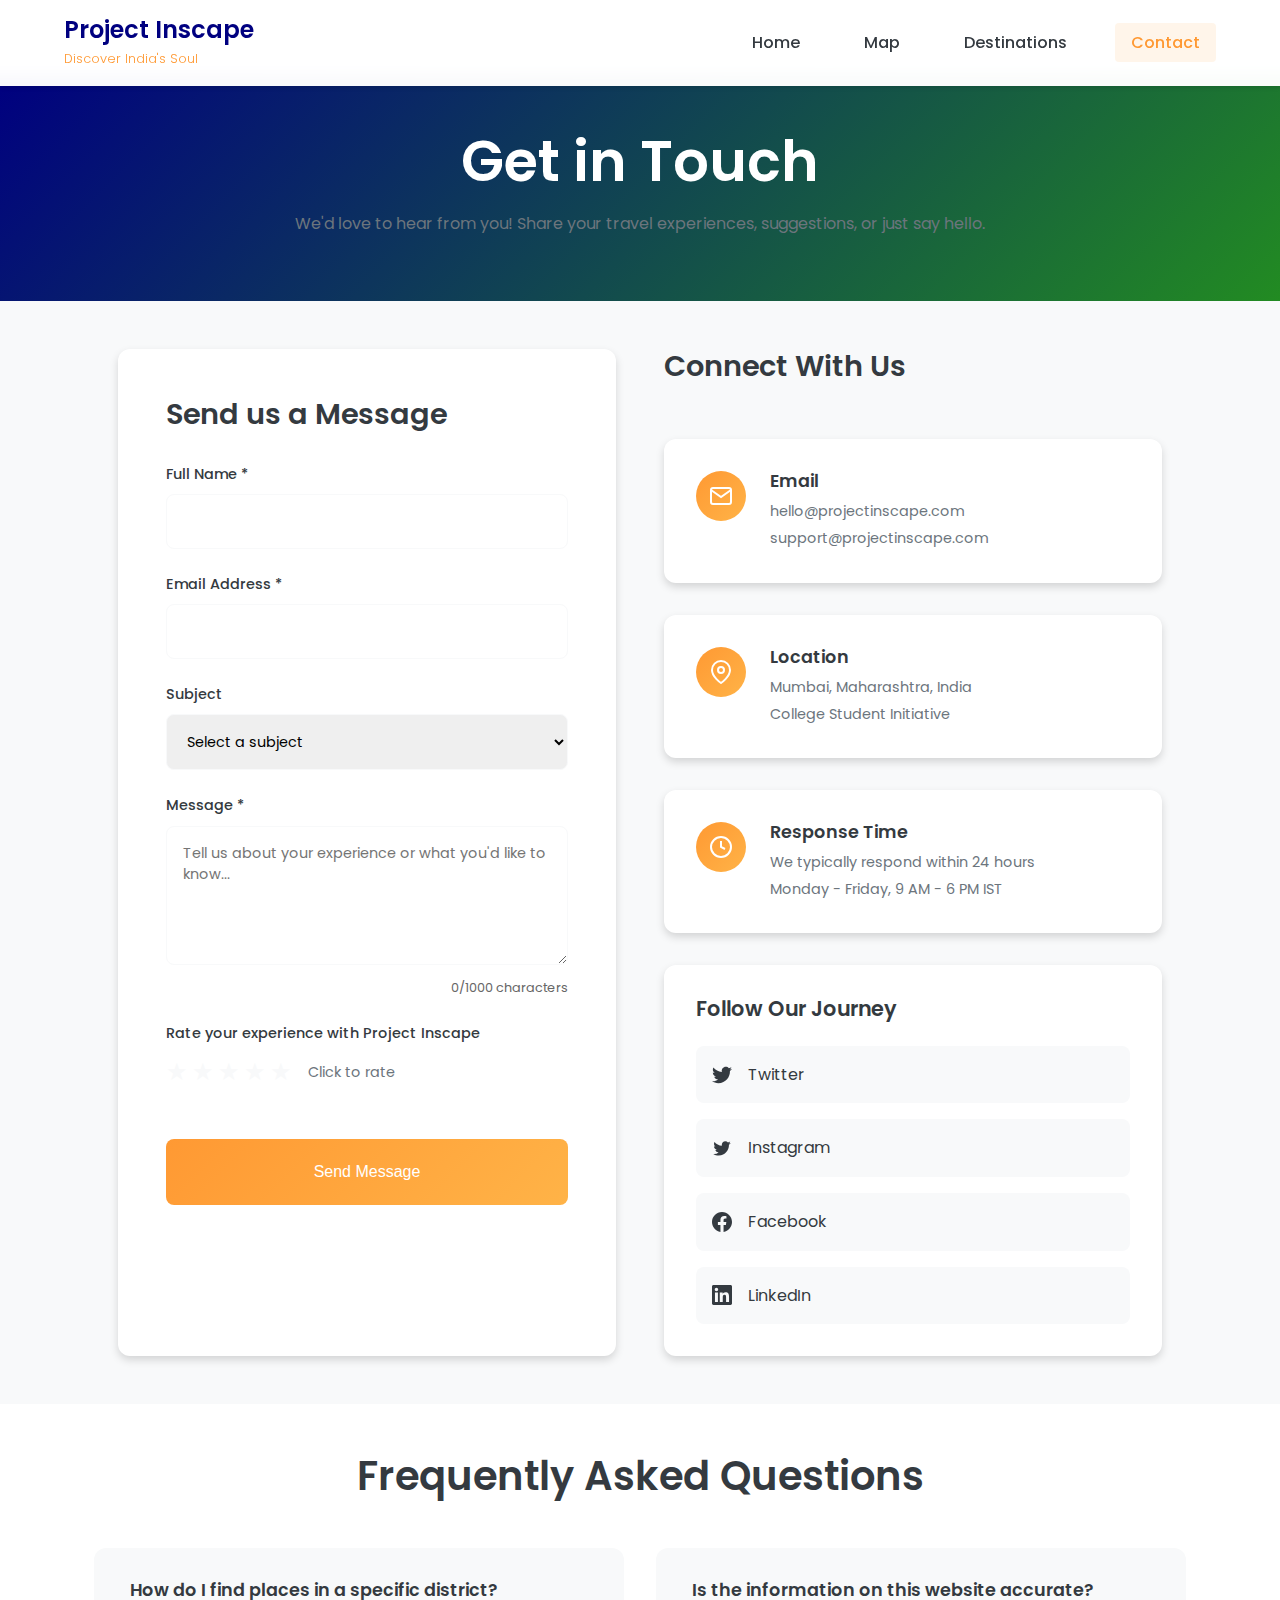
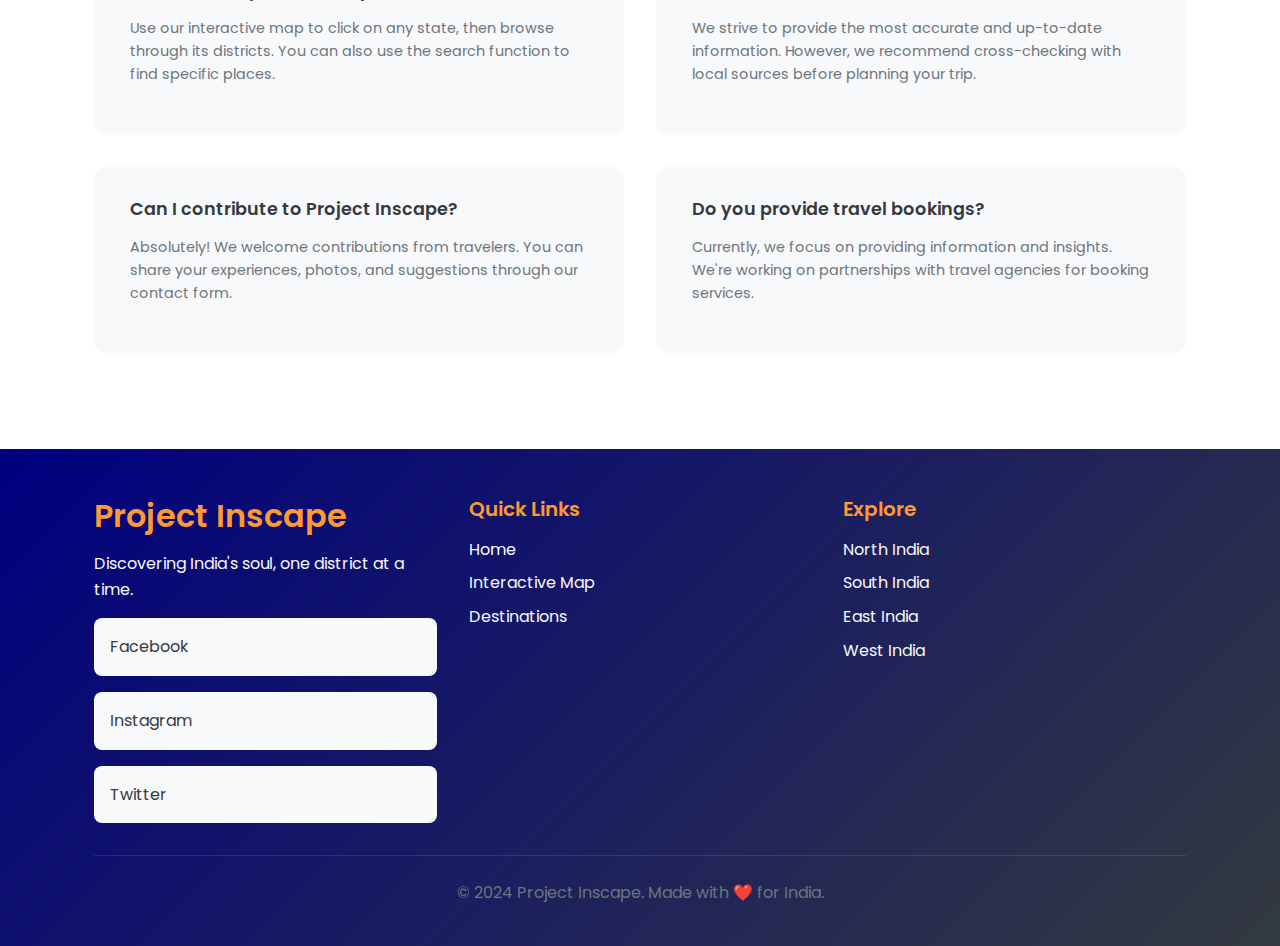
<file: contact.html>
<!DOCTYPE html>
<html lang="en">
<head>
    <meta charset="UTF-8">
    <meta name="viewport" content="width=device-width, initial-scale=1.0">
    <title>Contact Us - Project Inscape</title>
    <link rel="preconnect" href="https://fonts.googleapis.com">
    <link rel="preconnect" href="https://fonts.gstatic.com" crossorigin>
    <link href="https://fonts.googleapis.com/css2?family=Poppins:wght@300;400;500;600;700&family=Mukta:wght@300;400;500;600;700&display=swap" rel="stylesheet">
    <link rel="stylesheet" href="css/style.css">
    <link rel="stylesheet" href="css/contact.css">
    <link rel="stylesheet" href="css/responsive.css">
</head>
<body>
    <!-- Navigation -->
    <nav class="navbar">
        <div class="nav-container">
            <div class="nav-logo">
                <h2>Project Inscape</h2>
                <span class="logo-subtitle">Discover India's Soul</span>
            </div>
            <ul class="nav-menu">
                <li><a href="index.html" class="nav-link">Home</a></li>
                <li><a href="map.html" class="nav-link">Map</a></li>
                <li><a href="state.html" class="nav-link">Destinations</a></li>
                <li><a href="contact.html" class="nav-link active">Contact</a></li>
            </ul>
            <div class="hamburger">
                <span class="bar"></span>
                <span class="bar"></span>
                <span class="bar"></span>
            </div>
        </div>
    </nav>

    <!-- Contact Header -->
    <section class="contact-header">
        <div class="container">
            <h1 class="page-title">Get in Touch</h1>
            <p class="page-subtitle">We'd love to hear from you! Share your travel experiences, suggestions, or just say hello.</p>
        </div>
    </section>

    <!-- Contact Section -->
    <section class="contact-section">
        <div class="container">
            <div class="contact-grid">
                <!-- Contact Form -->
                <div class="contact-form-container">
                    <h2>Send us a Message</h2>
                    <form id="contactForm" class="contact-form">
                        <div class="form-group">
                            <label for="name">Full Name *</label>
                            <input type="text" id="name" name="name" required>
                            <span class="error-message" id="nameError"></span>
                        </div>
                        
                        <div class="form-group">
                            <label for="email">Email Address *</label>
                            <input type="email" id="email" name="email" required>
                            <span class="error-message" id="emailError"></span>
                        </div>
                        
                        <div class="form-group">
                            <label for="subject">Subject</label>
                            <select id="subject" name="subject">
                                <option value="">Select a subject</option>
                                <option value="general">General Inquiry</option>
                                <option value="feedback">Feedback & Suggestions</option>
                                <option value="bug-report">Bug Report</option>
                                <option value="feature-request">Feature Request</option>
                                <option value="partnership">Partnership</option>
                                <option value="other">Other</option>
                            </select>
                        </div>
                        
                        <div class="form-group">
                            <label for="message">Message *</label>
                            <textarea id="message" name="message" rows="5" required placeholder="Tell us about your experience or what you'd like to know..."></textarea>
                            <span class="error-message" id="messageError"></span>
                        </div>
                        
                        <!-- Rating Section -->
                        <div class="form-group">
                            <label>Rate your experience with Project Inscape</label>
                            <div class="rating-container">
                                <div class="stars">
                                    <input type="radio" id="star5" name="rating" value="5">
                                    <label for="star5">★</label>
                                    <input type="radio" id="star4" name="rating" value="4">
                                    <label for="star4">★</label>
                                    <input type="radio" id="star3" name="rating" value="3">
                                    <label for="star3">★</label>
                                    <input type="radio" id="star2" name="rating" value="2">
                                    <label for="star2">★</label>
                                    <input type="radio" id="star1" name="rating" value="1">
                                    <label for="star1">★</label>
                                </div>
                                <span class="rating-text">Click to rate</span>
                            </div>
                        </div>
                        
                        <button type="submit" class="submit-btn">Send Message</button>
                    </form>
                </div>
                
                <!-- Contact Info -->
                <div class="contact-info">
                    <h2>Connect With Us</h2>
                    
                    <div class="info-card">
                        <div class="info-icon">
                            <svg width="24" height="24" viewBox="0 0 24 24" fill="none" stroke="currentColor" stroke-width="2">
                                <path d="M4 4h16c1.1 0 2 .9 2 2v12c0 1.1-.9 2-2 2H4c-1.1 0-2-.9-2-2V6c0-1.1.9-2 2-2z"></path>
                                <polyline points="22,6 12,13 2,6"></polyline>
                            </svg>
                        </div>
                        <div class="info-content">
                            <h3>Email</h3>
                            <p>hello@projectinscape.com</p>
                            <p>support@projectinscape.com</p>
                        </div>
                    </div>
                    
                    <div class="info-card">
                        <div class="info-icon">
                            <svg width="24" height="24" viewBox="0 0 24 24" fill="none" stroke="currentColor" stroke-width="2">
                                <path d="M21 10c0 7-9 13-9 13s-9-6-9-13a9 9 0 0 1 18 0z"></path>
                                <circle cx="12" cy="10" r="3"></circle>
                            </svg>
                        </div>
                        <div class="info-content">
                            <h3>Location</h3>
                            <p>Mumbai, Maharashtra, India</p>
                            <p>College Student Initiative</p>
                        </div>
                    </div>
                    
                    <div class="info-card">
                        <div class="info-icon">
                            <svg width="24" height="24" viewBox="0 0 24 24" fill="none" stroke="currentColor" stroke-width="2">
                                <circle cx="12" cy="12" r="10"></circle>
                                <polyline points="12,6 12,12 16,14"></polyline>
                            </svg>
                        </div>
                        <div class="info-content">
                            <h3>Response Time</h3>
                            <p>We typically respond within 24 hours</p>
                            <p>Monday - Friday, 9 AM - 6 PM IST</p>
                        </div>
                    </div>
                    
                    <!-- Social Media Links -->
                    <div class="social-section">
                        <h3>Follow Our Journey</h3>
                        <div class="social-links">
                            <a href="#" class="social-link">
                                <svg width="20" height="20" viewBox="0 0 24 24" fill="currentColor">
                                    <path d="M24 4.557c-.883.392-1.832.656-2.828.775 1.017-.609 1.798-1.574 2.165-2.724-.951.564-2.005.974-3.127 1.195-.897-.957-2.178-1.555-3.594-1.555-3.179 0-5.515 2.966-4.797 6.045-4.091-.205-7.719-2.165-10.148-5.144-1.29 2.213-.669 5.108 1.523 6.574-.806-.026-1.566-.247-2.229-.616-.054 2.281 1.581 4.415 3.949 4.89-.693.188-1.452.232-2.224.084.626 1.956 2.444 3.379 4.6 3.419-2.07 1.623-4.678 2.348-7.29 2.04 2.179 1.397 4.768 2.212 7.548 2.212 9.142 0 14.307-7.721 13.995-14.646.962-.695 1.797-1.562 2.457-2.549z"/>
                                </svg>
                                Twitter
                            </a>
                            <a href="#" class="social-link">
                                <svg width="20" height="20" viewBox="0 0 24 24" fill="currentColor">
                                    <path d="M22.46 6c-.77.35-1.6.58-2.46.69.88-.53 1.56-1.37 1.88-2.38-.83.5-1.75.85-2.72 1.05C18.37 4.5 17.26 4 16 4c-2.35 0-4.27 1.92-4.27 4.29 0 .34.04.67.11.98C8.28 9.09 5.11 7.38 3 4.79c-.37.63-.58 1.37-.58 2.15 0 1.49.75 2.81 1.91 3.56-.71 0-1.37-.2-1.95-.5v.03c0 2.08 1.48 3.82 3.44 4.21a4.22 4.22 0 0 1-1.93.07 4.28 4.28 0 0 0 4 2.98 8.521 8.521 0 0 1-5.33 1.84c-.34 0-.68-.02-1.02-.06C3.44 20.29 5.7 21 8.12 21 16 21 20.33 14.46 20.33 8.79c0-.19 0-.37-.01-.56.84-.6 1.56-1.36 2.14-2.23z"/>
                                </svg>
                                Instagram
                            </a>
                            <a href="#" class="social-link">
                                <svg width="20" height="20" viewBox="0 0 24 24" fill="currentColor">
                                    <path d="M24 12.073c0-6.627-5.373-12-12-12s-12 5.373-12 12c0 5.99 4.388 10.954 10.125 11.854v-8.385H7.078v-3.47h3.047V9.43c0-3.007 1.792-4.669 4.533-4.669 1.312 0 2.686.235 2.686.235v2.953H15.83c-1.491 0-1.956.925-1.956 1.874v2.25h3.328l-.532 3.47h-2.796v8.385C19.612 23.027 24 18.062 24 12.073z"/>
                                </svg>
                                Facebook
                            </a>
                            <a href="#" class="social-link">
                                <svg width="20" height="20" viewBox="0 0 24 24" fill="currentColor">
                                    <path d="M20.447 20.452h-3.554v-5.569c0-1.328-.027-3.037-1.852-3.037-1.853 0-2.136 1.445-2.136 2.939v5.667H9.351V9h3.414v1.561h.046c.477-.9 1.637-1.85 3.37-1.85 3.601 0 4.267 2.37 4.267 5.455v6.286zM5.337 7.433c-1.144 0-2.063-.926-2.063-2.065 0-1.138.92-2.063 2.063-2.063 1.14 0 2.064.925 2.064 2.063 0 1.139-.925 2.065-2.064 2.065zm1.782 13.019H3.555V9h3.564v11.452zM22.225 0H1.771C.792 0 0 .774 0 1.729v20.542C0 23.227.792 24 1.771 24h20.451C23.2 24 24 23.227 24 22.271V1.729C24 .774 23.2 0 22.222 0h.003z"/>
                                </svg>
                                LinkedIn
                            </a>
                        </div>
                    </div>
                </div>
            </div>
        </div>
    </section>

    <!-- FAQ Section -->
    <section class="faq-section">
        <div class="container">
            <h2 class="section-title">Frequently Asked Questions</h2>
            <div class="faq-grid">
                <div class="faq-item">
                    <h3>How do I find places in a specific district?</h3>
                    <p>Use our interactive map to click on any state, then browse through its districts. You can also use the search function to find specific places.</p>
                </div>
                
                <div class="faq-item">
                    <h3>Is the information on this website accurate?</h3>
                    <p>We strive to provide the most accurate and up-to-date information. However, we recommend cross-checking with local sources before planning your trip.</p>
                </div>
                
                <div class="faq-item">
                    <h3>Can I contribute to Project Inscape?</h3>
                    <p>Absolutely! We welcome contributions from travelers. You can share your experiences, photos, and suggestions through our contact form.</p>
                </div>
                
                <div class="faq-item">
                    <h3>Do you provide travel bookings?</h3>
                    <p>Currently, we focus on providing information and insights. We're working on partnerships with travel agencies for booking services.</p>
                </div>
            </div>
        </div>
    </section>

    <!-- Footer -->
    <footer class="footer">
        <div class="container">
            <div class="footer-content">
                <div class="footer-section">
                    <h3>Project Inscape</h3>
                    <p>Discovering India's soul, one district at a time.</p>
                    <div class="social-links">
                        <a href="#" class="social-link">Facebook</a>
                        <a href="#" class="social-link">Instagram</a>
                        <a href="#" class="social-link">Twitter</a>
                    </div>
                </div>
                <div class="footer-section">
                    <h4>Quick Links</h4>
                    <ul>
                        <li><a href="index.html">Home</a></li>
                        <li><a href="map.html">Interactive Map</a></li>
                        <li><a href="state.html">Destinations</a></li>
                    </ul>
                </div>
                <div class="footer-section">
                    <h4>Explore</h4>
                    <ul>
                        <li><a href="#">North India</a></li>
                        <li><a href="#">South India</a></li>
                        <li><a href="#">East India</a></li>
                        <li><a href="#">West India</a></li>
                    </ul>
                </div>
            </div>
            <div class="footer-bottom">
                <p>&copy; 2024 Project Inscape. Made with ❤️ for India.</p>
            </div>
        </div>
    </footer>

    <script src="js/main.js"></script>
    <script src="js/contact.js"></script>
</body>
</html>
</file>
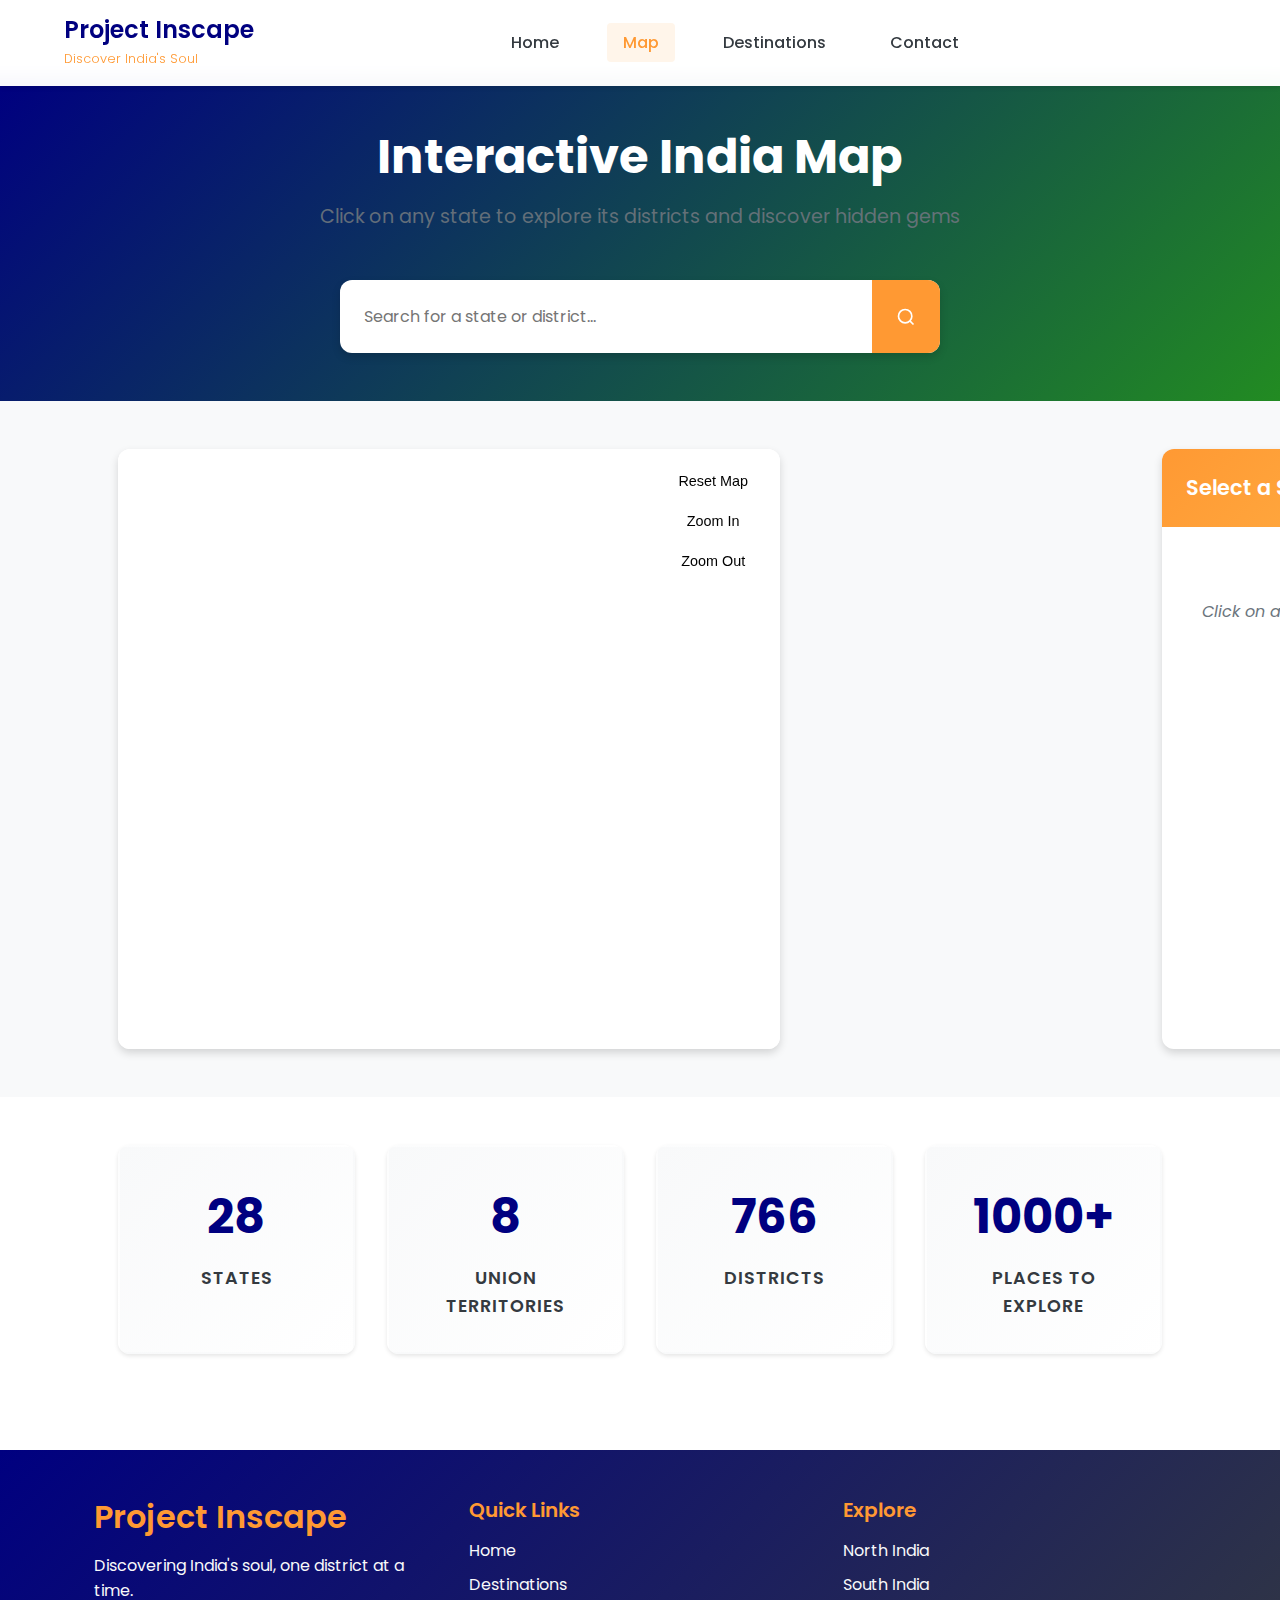
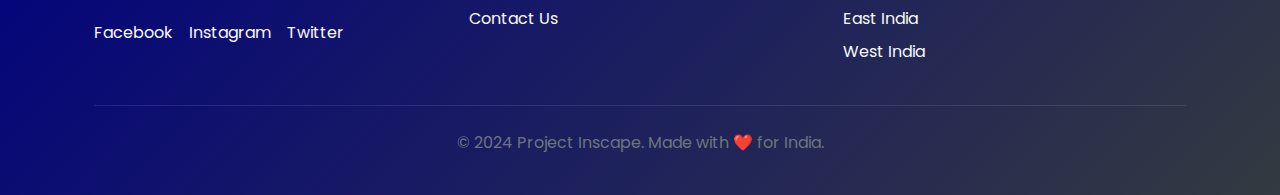
<file: map.html>
<!DOCTYPE html>
<html lang="en">
<head>
    <meta charset="UTF-8">
    <meta name="viewport" content="width=device-width, initial-scale=1.0">
    <title>Interactive Map - Project Inscape</title>
    <link rel="preconnect" href="https://fonts.googleapis.com">
    <link rel="preconnect" href="https://fonts.gstatic.com" crossorigin>
    <link href="https://fonts.googleapis.com/css2?family=Poppins:wght@300;400;500;600;700&family=Mukta:wght@300;400;500;600;700&display=swap" rel="stylesheet">
    <link rel="stylesheet" href="css/style.css">
    <link rel="stylesheet" href="css/map.css">
    <link rel="stylesheet" href="css/responsive.css">
</head>
<body>
    <!-- Navigation -->
    <nav class="navbar">
        <div class="nav-container">
            <div class="nav-logo">
                <h2>Project Inscape</h2>
                <span class="logo-subtitle">Discover India's Soul</span>
            </div>
            <ul class="nav-menu">
                <li><a href="index.html" class="nav-link">Home</a></li>
                <li><a href="map.html" class="nav-link active">Map</a></li>
                <li><a href="state.html" class="nav-link">Destinations</a></li>
                <li><a href="contact.html" class="nav-link">Contact</a></li>
            </ul>
            <div class="nav-toggle">
                <span class="bar"></span>
                <span class="bar"></span>
                <span class="bar"></span>
            </div>
        </div>
    </nav>

    <!-- Map Header -->
    <section class="map-header">
        <div class="container">
            <h1 class="page-title">Interactive India Map</h1>
            <p class="page-subtitle">Click on any state to explore its districts and discover hidden gems</p>
            
            <!-- Search Bar -->
            <div class="map-search-container">
                <form class="search-form">
                    <div class="search-box">
                        <input type="text" class="search-input" placeholder="Search for a state or district...">
                        <button type="submit" class="search-btn">
                            <svg width="20" height="20" viewBox="0 0 24 24" fill="none" stroke="currentColor" stroke-width="2">
                                <circle cx="11" cy="11" r="8"></circle>
                                <path d="m21 21-4.35-4.35"></path>
                            </svg>
                        </button>
                    </div>
                    <div class="search-results"></div>
                </form>
            </div>
        </div>
    </section>

    <!-- Map Section -->
    <section class="map-section">
        <div class="container">
            <div class="map-container">
                <div class="map-wrapper">
                    <!-- Interactive India Map -->
                    <div id="indiaMap" class="india-map">
                        <!-- States will be populated by JavaScript -->
                    </div>
                    
                    <!-- Map Controls -->
                    <div class="map-controls">
                        <button id="resetMap" class="map-btn">Reset Map</button>
                        <button id="zoomIn" class="map-btn">Zoom In</button>
                        <button id="zoomOut" class="map-btn">Zoom Out</button>
                    </div>
                </div>
                
                <!-- District Info Panel -->
                <div id="districtPanel" class="district-panel">
                    <div class="panel-header">
                        <h3 id="selectedState">Select a State</h3>
                        <button id="closePanel" class="close-btn">&times;</button>
                    </div>
                    <div class="panel-content">
                        <div id="districtList" class="district-list">
                            <p class="placeholder-text">Click on a state to see its districts</p>
                        </div>
                    </div>
                </div>
            </div>
        </div>
    </section>

    <!-- Quick Stats -->
    <section class="stats-section">
        <div class="container">
            <div class="stats-grid">
                <div class="stat-card">
                    <div class="stat-number">28</div>
                    <div class="stat-label">States</div>
                </div>
                <div class="stat-card">
                    <div class="stat-number">8</div>
                    <div class="stat-label">Union Territories</div>
                </div>
                <div class="stat-card">
                    <div class="stat-number">766</div>
                    <div class="stat-label">Districts</div>
                </div>
                <div class="stat-card">
                    <div class="stat-number">1000+</div>
                    <div class="stat-label">Places to Explore</div>
                </div>
            </div>
        </div>
    </section>

    <!-- Footer -->
    <footer class="footer">
        <div class="container">
            <div class="footer-content">
                <div class="footer-section">
                    <h3>Project Inscape</h3>
                    <p>Discovering India's soul, one district at a time.</p>
                    <div class="social-links">
                        <a href="#" class="social-link">Facebook</a>
                        <a href="#" class="social-link">Instagram</a>
                        <a href="#" class="social-link">Twitter</a>
                    </div>
                </div>
                <div class="footer-section">
                    <h4>Quick Links</h4>
                    <ul>
                        <li><a href="index.html">Home</a></li>
                        <li><a href="state.html">Destinations</a></li>
                        <li><a href="contact.html">Contact Us</a></li>
                    </ul>
                </div>
                <div class="footer-section">
                    <h4>Explore</h4>
                    <ul>
                        <li><a href="#">North India</a></li>
                        <li><a href="#">South India</a></li>
                        <li><a href="#">East India</a></li>
                        <li><a href="#">West India</a></li>
                    </ul>
                </div>
            </div>
            <div class="footer-bottom">
                <p>&copy; 2024 Project Inscape. Made with ❤️ for India.</p>
            </div>
        </div>
    </footer>

    <!-- Scripts -->
    <script src="js/api.js"></script>
    <script src="js/main.js"></script>
    <script src="js/map.js"></script>
</body>
</html>
</file>
<file: css/style.css>
/* ===== GLOBAL STYLES ===== */
:root {
    /* Color Palette - Indian Theme */
    --saffron: #FF9933;
    --indigo: #000080;
    --marigold: #FFB347;
    --forest-green: #228B22;
    --terracotta: #E2725B;
    --cream: #FFFDD0;
    --deep-red: #8B0000;
    --gold: #FFD700;
    
    /* Neutral Colors */
    --white: #FFFFFF;
    --light-gray: #F8F9FA;
    --gray: #6C757D;
    --dark-gray: #343A40;
    --black: #000000;
    
    /* Typography */
    --font-primary: 'Poppins', sans-serif;
    --font-secondary: 'Mukta', sans-serif;
    
    /* Spacing */
    --spacing-xs: 0.25rem;
    --spacing-sm: 0.5rem;
    --spacing-md: 1rem;
    --spacing-lg: 1.5rem;
    --spacing-xl: 2rem;
    --spacing-xxl: 3rem;
    
    /* Border Radius */
    --radius-sm: 4px;
    --radius-md: 8px;
    --radius-lg: 12px;
    --radius-xl: 16px;
    
    /* Shadows */
    --shadow-sm: 0 2px 4px rgba(0, 0, 0, 0.1);
    --shadow-md: 0 4px 8px rgba(0, 0, 0, 0.15);
    --shadow-lg: 0 8px 16px rgba(0, 0, 0, 0.2);
    --shadow-xl: 0 12px 24px rgba(0, 0, 0, 0.25);
    
    /* Transitions */
    --transition-fast: 0.2s ease;
    --transition-normal: 0.3s ease;
    --transition-slow: 0.5s ease;
}

/* Reset and Base Styles */
* {
    margin: 0;
    padding: 0;
    box-sizing: border-box;
}

html {
    scroll-behavior: smooth;
}

body {
    font-family: var(--font-primary);
    line-height: 1.6;
    color: var(--dark-gray);
    background-color: var(--white);
    overflow-x: hidden;
}

/* Typography */
h1, h2, h3, h4, h5, h6 {
    font-family: var(--font-primary);
    font-weight: 600;
    line-height: 1.2;
    margin-bottom: var(--spacing-md);
}

h1 { font-size: 2.5rem; }
h2 { font-size: 2rem; }
h3 { font-size: 1.5rem; }
h4 { font-size: 1.25rem; }
h5 { font-size: 1.1rem; }
h6 { font-size: 1rem; }

p {
    margin-bottom: var(--spacing-md);
    color: var(--gray);
}

a {
    color: var(--indigo);
    text-decoration: none;
    transition: color var(--transition-fast);
}

a:hover {
    color: var(--saffron);
}

/* Container */
.container {
    max-width: 1200px;
    margin: 0 auto;
    padding: 0 var(--spacing-lg);
}

/* Buttons */
.btn {
    display: inline-block;
    padding: var(--spacing-md) var(--spacing-xl);
    background: linear-gradient(135deg, var(--saffron), var(--marigold));
    color: var(--white);
    border: none;
    border-radius: var(--radius-md);
    font-family: var(--font-primary);
    font-weight: 500;
    font-size: 1rem;
    cursor: pointer;
    transition: all var(--transition-normal);
    text-align: center;
    text-decoration: none;
    box-shadow: var(--shadow-sm);
}

.btn:hover {
    transform: translateY(-2px);
    box-shadow: var(--shadow-md);
    color: var(--white);
}

.btn-secondary {
    background: linear-gradient(135deg, var(--indigo), var(--forest-green));
}

.btn-outline {
    background: transparent;
    border: 2px solid var(--saffron);
    color: var(--saffron);
}

.btn-outline:hover {
    background: var(--saffron);
    color: var(--white);
}

/* Navigation */
.navbar {
    position: fixed;
    top: 0;
    width: 100%;
    background: rgba(255, 255, 255, 0.95);
    backdrop-filter: blur(10px);
    z-index: 1000;
    padding: var(--spacing-md) 0;
    transition: all var(--transition-normal);
    box-shadow: var(--shadow-sm);
}

.nav-container {
    max-width: 1200px;
    margin: 0 auto;
    padding: 0 var(--spacing-lg);
    display: flex;
    justify-content: space-between;
    align-items: center;
}

.nav-logo h2 {
    color: var(--indigo);
    margin-bottom: 0;
    font-size: 1.5rem;
}

.logo-subtitle {
    font-size: 0.8rem;
    color: var(--saffron);
    font-weight: 300;
}

.nav-menu {
    display: flex;
    list-style: none;
    gap: var(--spacing-xl);
}

.nav-link {
    color: var(--dark-gray);
    font-weight: 500;
    padding: var(--spacing-sm) var(--spacing-md);
    border-radius: var(--radius-sm);
    transition: all var(--transition-fast);
}

.nav-link:hover,
.nav-link.active {
    color: var(--saffron);
    background-color: rgba(255, 153, 51, 0.1);
}

.hamburger {
    display: none;
    flex-direction: column;
    cursor: pointer;
}

.bar {
    width: 25px;
    height: 3px;
    background-color: var(--dark-gray);
    margin: 3px 0;
    transition: var(--transition-fast);
}

/* Search Box */
.search-container {
    position: relative;
    max-width: 500px;
    margin: 0 auto;
}

.search-box {
    display: flex;
    background: var(--white);
    border-radius: var(--radius-lg);
    overflow: hidden;
    box-shadow: var(--shadow-md);
}

.search-box input {
    flex: 1;
    padding: var(--spacing-lg);
    border: none;
    outline: none;
    font-size: 1rem;
    font-family: var(--font-primary);
}

.search-btn {
    padding: var(--spacing-lg);
    background: var(--saffron);
    border: none;
    color: var(--white);
    cursor: pointer;
    transition: background var(--transition-fast);
}

.search-btn:hover {
    background: var(--marigold);
}

.search-suggestions {
    position: absolute;
    top: 100%;
    left: 0;
    right: 0;
    background: var(--white);
    border-radius: var(--radius-md);
    box-shadow: var(--shadow-lg);
    max-height: 300px;
    overflow-y: auto;
    z-index: 1000;
    display: none;
}

.suggestion-item {
    padding: var(--spacing-md);
    cursor: pointer;
    border-bottom: 1px solid var(--light-gray);
    transition: background var(--transition-fast);
}

.suggestion-item:hover {
    background: var(--light-gray);
}

.suggestion-item:last-child {
    border-bottom: none;
}

/* Search Results */
.search-results {
    position: absolute;
    top: 100%;
    left: 0;
    right: 0;
    background: var(--white);
    border-radius: var(--radius-md);
    box-shadow: var(--shadow-lg);
    max-height: 400px;
    overflow-y: auto;
    z-index: 1000;
    display: none;
    margin-top: var(--spacing-sm);
}

.search-result-item {
    display: flex;
    align-items: center;
    padding: var(--spacing-md);
    cursor: pointer;
    transition: background var(--transition-fast);
    border-bottom: 1px solid var(--light-gray);
}

.search-result-item:last-child {
    border-bottom: none;
}

.search-result-item:hover {
    background: var(--light-gray);
}

.search-result-icon {
    font-size: 1.2rem;
    margin-right: var(--spacing-md);
    width: 30px;
    text-align: center;
}

.search-result-content {
    flex: 1;
}

.search-result-title {
    font-weight: 600;
    color: var(--dark-gray);
    margin-bottom: var(--spacing-xs);
}

.search-result-subtitle {
    font-size: 0.9rem;
    color: var(--gray);
}

.search-loading,
.search-no-results,
.search-error {
    padding: var(--spacing-lg);
    text-align: center;
    color: var(--gray);
    font-style: italic;
}

.search-error {
    color: var(--error);
}

/* Show More Button */
.search-show-more {
    padding: var(--spacing-md);
    text-align: center;
    border-top: 1px solid var(--light-gray);
}

.show-more-btn {
    background: var(--indigo);
    color: var(--white);
    border: none;
    padding: var(--spacing-sm) var(--spacing-lg);
    border-radius: var(--radius-md);
    font-size: 0.9rem;
    font-weight: 500;
    cursor: pointer;
    transition: all var(--transition-fast);
}

.show-more-btn:hover {
    background: var(--forest-green);
    transform: translateY(-1px);
}

/* Cards */
.card {
    background: var(--white);
    border-radius: var(--radius-lg);
    overflow: hidden;
    box-shadow: var(--shadow-md);
    transition: all var(--transition-normal);
}

.card:hover {
    transform: translateY(-5px);
    box-shadow: var(--shadow-xl);
}

.card-image {
    position: relative;
    overflow: hidden;
    height: 200px;
}

.card-image img {
    width: 100%;
    height: 100%;
    object-fit: cover;
    transition: transform var(--transition-normal);
}

.card:hover .card-image img {
    transform: scale(1.1);
}

.card-overlay {
    position: absolute;
    top: var(--spacing-md);
    right: var(--spacing-md);
}

.card-tag {
    background: var(--saffron);
    color: var(--white);
    padding: var(--spacing-xs) var(--spacing-md);
    border-radius: var(--radius-sm);
    font-size: 0.8rem;
    font-weight: 500;
}

.card-content {
    padding: var(--spacing-lg);
}

.card-content h3 {
    color: var(--dark-gray);
    margin-bottom: var(--spacing-sm);
}

.card-content p {
    color: var(--gray);
    margin-bottom: var(--spacing-lg);
}

.card-btn {
    display: inline-block;
    padding: var(--spacing-sm) var(--spacing-lg);
    background: var(--indigo);
    color: var(--white);
    border-radius: var(--radius-sm);
    font-size: 0.9rem;
    font-weight: 500;
    transition: all var(--transition-fast);
}

.card-btn:hover {
    background: var(--saffron);
    color: var(--white);
}

/* Sections */
.section-title {
    text-align: center;
    color: var(--dark-gray);
    margin-bottom: var(--spacing-sm);
    font-size: 2.5rem;
    font-weight: 600;
}

.section-subtitle {
    text-align: center;
    color: var(--gray);
    margin-bottom: var(--spacing-xxl);
    font-size: 1.1rem;
}

/* Footer */
.footer {
    background: linear-gradient(135deg, var(--indigo), var(--dark-gray));
    color: var(--white);
    padding: var(--spacing-xxl) 0 var(--spacing-lg);
    margin-top: var(--spacing-xxl);
}

.footer-content {
    display: grid;
    grid-template-columns: repeat(auto-fit, minmax(250px, 1fr));
    gap: var(--spacing-xl);
    margin-bottom: var(--spacing-xl);
}

.footer-section h3,
.footer-section h4 {
    color: var(--saffron);
    margin-bottom: var(--spacing-md);
}

.footer-section p {
    color: var(--light-gray);
    margin-bottom: var(--spacing-md);
}

.footer-section ul {
    list-style: none;
}

.footer-section ul li {
    margin-bottom: var(--spacing-sm);
}

.footer-section ul li a {
    color: var(--light-gray);
    transition: color var(--transition-fast);
}

.footer-section ul li a:hover {
    color: var(--saffron);
}

.social-links {
    display: flex;
    gap: var(--spacing-md);
    margin-top: var(--spacing-md);
}

.social-link {
    color: var(--light-gray);
    transition: color var(--transition-fast);
}

.social-link:hover {
    color: var(--saffron);
}

.footer-bottom {
    text-align: center;
    padding-top: var(--spacing-lg);
    border-top: 1px solid rgba(255, 255, 255, 0.1);
    color: var(--light-gray);
}

/* Loading Spinner */
.loading-spinner {
    width: 40px;
    height: 40px;
    border: 4px solid var(--light-gray);
    border-top: 4px solid var(--saffron);
    border-radius: 50%;
    animation: spin 1s linear infinite;
    margin: 0 auto var(--spacing-md);
}

@keyframes spin {
    0% { transform: rotate(0deg); }
    100% { transform: rotate(360deg); }
}

/* Utility Classes */
.text-center { text-align: center; }
.text-left { text-align: left; }
.text-right { text-align: right; }

.mb-0 { margin-bottom: 0; }
.mb-1 { margin-bottom: var(--spacing-sm); }
.mb-2 { margin-bottom: var(--spacing-md); }
.mb-3 { margin-bottom: var(--spacing-lg); }
.mb-4 { margin-bottom: var(--spacing-xl); }

.mt-0 { margin-top: 0; }
.mt-1 { margin-top: var(--spacing-sm); }
.mt-2 { margin-top: var(--spacing-md); }
.mt-3 { margin-top: var(--spacing-lg); }
.mt-4 { margin-top: var(--spacing-xl); }

.hidden { display: none; }
.visible { display: block; }

/* Scrollbar Styling */
::-webkit-scrollbar {
    width: 8px;
}

::-webkit-scrollbar-track {
    background: var(--light-gray);
}

::-webkit-scrollbar-thumb {
    background: var(--saffron);
    border-radius: var(--radius-sm);
}

::-webkit-scrollbar-thumb:hover {
    background: var(--marigold);
}
</file>
<file: css/contact.css>
/* ===== CONTACT PAGE STYLES ===== */

/* Contact Header */
.contact-header {
    background: linear-gradient(135deg, var(--indigo), var(--forest-green));
    color: var(--white);
    padding: var(--spacing-xxl) 0;
    margin-top: 80px;
    text-align: center;
}

/* Contact Section */
.contact-section {
    padding: var(--spacing-xxl) 0;
    background: var(--light-gray);
}

.contact-grid {
    display: grid;
    grid-template-columns: 1fr 1fr;
    gap: var(--spacing-xxl);
    max-width: 1200px;
    margin: 0 auto;
    padding: 0 var(--spacing-lg);
}

/* Contact Form */
.contact-form-container {
    background: var(--white);
    padding: var(--spacing-xxl);
    border-radius: var(--radius-lg);
    box-shadow: var(--shadow-md);
}

.contact-form-container h2 {
    color: var(--dark-gray);
    margin-bottom: var(--spacing-xl);
    font-size: 1.8rem;
}

.contact-form {
    display: flex;
    flex-direction: column;
    gap: var(--spacing-lg);
}

.form-group {
    display: flex;
    flex-direction: column;
    gap: var(--spacing-sm);
}

.form-group label {
    font-weight: 500;
    color: var(--dark-gray);
    font-size: 0.9rem;
}

.form-group input,
.form-group select,
.form-group textarea {
    padding: var(--spacing-md);
    border: 1px solid var(--light-gray);
    border-radius: var(--radius-md);
    font-family: var(--font-primary);
    font-size: 0.9rem;
    transition: all var(--transition-fast);
}

.form-group input:focus,
.form-group select:focus,
.form-group textarea:focus {
    outline: none;
    border-color: var(--saffron);
    box-shadow: 0 0 0 3px rgba(255, 153, 51, 0.1);
}

.form-group textarea {
    resize: vertical;
    min-height: 120px;
}

.error-message {
    color: var(--deep-red);
    font-size: 0.8rem;
    margin-top: var(--spacing-xs);
    display: none;
}

.error-message.show {
    display: block;
}

/* Rating System */
.rating-container {
    display: flex;
    align-items: center;
    gap: var(--spacing-md);
}

.stars {
    display: flex;
    flex-direction: row-reverse;
    gap: var(--spacing-xs);
}

.stars input {
    display: none;
}

.stars label {
    font-size: 1.5rem;
    color: var(--light-gray);
    cursor: pointer;
    transition: color var(--transition-fast);
}

.stars label:hover,
.stars label:hover ~ label,
.stars input:checked ~ label {
    color: var(--gold);
}

.rating-text {
    font-size: 0.9rem;
    color: var(--gray);
    transition: color var(--transition-fast);
}

/* Submit Button */
.submit-btn {
    padding: var(--spacing-lg) var(--spacing-xxl);
    background: linear-gradient(135deg, var(--saffron), var(--marigold));
    color: var(--white);
    border: none;
    border-radius: var(--radius-md);
    font-size: 1rem;
    font-weight: 500;
    cursor: pointer;
    transition: all var(--transition-normal);
    margin-top: var(--spacing-lg);
}

.submit-btn:hover {
    transform: translateY(-2px);
    box-shadow: var(--shadow-md);
}

.submit-btn:disabled {
    opacity: 0.6;
    cursor: not-allowed;
    transform: none;
}

/* Contact Info */
.contact-info {
    display: flex;
    flex-direction: column;
    gap: var(--spacing-xl);
}

.contact-info h2 {
    color: var(--dark-gray);
    margin-bottom: var(--spacing-lg);
    font-size: 1.8rem;
}

.info-card {
    background: var(--white);
    padding: var(--spacing-xl);
    border-radius: var(--radius-lg);
    box-shadow: var(--shadow-md);
    display: flex;
    align-items: flex-start;
    gap: var(--spacing-lg);
    transition: all var(--transition-normal);
}

.info-card:hover {
    transform: translateY(-5px);
    box-shadow: var(--shadow-lg);
}

.info-icon {
    width: 50px;
    height: 50px;
    background: linear-gradient(135deg, var(--saffron), var(--marigold));
    border-radius: 50%;
    display: flex;
    align-items: center;
    justify-content: center;
    color: var(--white);
    flex-shrink: 0;
}

.info-content h3 {
    color: var(--dark-gray);
    margin-bottom: var(--spacing-sm);
    font-size: 1.1rem;
}

.info-content p {
    color: var(--gray);
    margin-bottom: var(--spacing-xs);
    font-size: 0.9rem;
}

.info-content p:last-child {
    margin-bottom: 0;
}

/* Social Section */
.social-section {
    background: var(--white);
    padding: var(--spacing-xl);
    border-radius: var(--radius-lg);
    box-shadow: var(--shadow-md);
}

.social-section h3 {
    color: var(--dark-gray);
    margin-bottom: var(--spacing-lg);
    font-size: 1.3rem;
}

.social-links {
    display: flex;
    flex-direction: column;
    gap: var(--spacing-md);
}

.social-link {
    display: flex;
    align-items: center;
    gap: var(--spacing-md);
    padding: var(--spacing-md);
    background: var(--light-gray);
    border-radius: var(--radius-md);
    color: var(--dark-gray);
    transition: all var(--transition-fast);
    text-decoration: none;
}

.social-link:hover {
    background: var(--saffron);
    color: var(--white);
    transform: translateX(5px);
}

.social-link svg {
    width: 20px;
    height: 20px;
}

/* FAQ Section */
.faq-section {
    padding: var(--spacing-xxl) 0;
    background: var(--white);
}

.faq-grid {
    display: grid;
    grid-template-columns: repeat(auto-fit, minmax(300px, 1fr));
    gap: var(--spacing-xl);
    margin-top: var(--spacing-xxl);
}

.faq-item {
    background: var(--light-gray);
    padding: var(--spacing-xl);
    border-radius: var(--radius-lg);
    transition: all var(--transition-normal);
    border-left: 4px solid transparent;
}

.faq-item:hover {
    transform: translateY(-5px);
    box-shadow: var(--shadow-md);
    border-left-color: var(--saffron);
}

.faq-item h3 {
    color: var(--dark-gray);
    margin-bottom: var(--spacing-md);
    font-size: 1.1rem;
}

.faq-item p {
    color: var(--gray);
    line-height: 1.6;
    font-size: 0.9rem;
}

/* Success/Error Messages */
.message {
    padding: var(--spacing-md);
    border-radius: var(--radius-md);
    margin-bottom: var(--spacing-lg);
    display: none;
}

.message.success {
    background: #E8F5E8;
    color: #2E7D32;
    border: 1px solid #4CAF50;
}

.message.error {
    background: #FFEBEE;
    color: #C62828;
    border: 1px solid #F44336;
}

.message.show {
    display: block;
}

/* Responsive Design for Contact */
@media (max-width: 1024px) {
    .contact-grid {
        grid-template-columns: 1fr;
        gap: var(--spacing-xl);
    }
}

@media (max-width: 768px) {
    .contact-form-container,
    .info-card,
    .social-section {
        padding: var(--spacing-lg);
    }
    
    .contact-form-container h2,
    .contact-info h2 {
        font-size: 1.5rem;
    }
    
    .faq-grid {
        grid-template-columns: 1fr;
        gap: var(--spacing-lg);
    }
    
    .rating-container {
        flex-direction: column;
        align-items: flex-start;
        gap: var(--spacing-sm);
    }
    
    .info-card {
        flex-direction: column;
        text-align: center;
    }
    
    .info-icon {
        align-self: center;
    }
}

@media (max-width: 480px) {
    .contact-form-container,
    .info-card,
    .social-section {
        padding: var(--spacing-md);
    }
    
    .form-group input,
    .form-group select,
    .form-group textarea {
        padding: var(--spacing-sm);
    }
    
    .submit-btn {
        padding: var(--spacing-md) var(--spacing-lg);
    }
    
    .stars label {
        font-size: 1.2rem;
    }
    
    .social-link {
        padding: var(--spacing-sm);
        font-size: 0.9rem;
    }
}
</file>
<file: css/responsive.css>
/* ===== RESPONSIVE DESIGN ===== */

/* Mobile First Approach */

/* Extra Small Devices (phones, 480px and down) */
@media (max-width: 480px) {
    .container {
        padding: 0 var(--spacing-md);
    }
    
    /* Navigation */
    .nav-container {
        padding: 0 var(--spacing-md);
    }
    
    .nav-menu {
        position: fixed;
        left: -100%;
        top: 80px;
        flex-direction: column;
        background-color: var(--white);
        width: 100%;
        text-align: center;
        transition: 0.3s;
        box-shadow: var(--shadow-md);
        padding: var(--spacing-lg) 0;
    }
    
    .nav-menu.active {
        left: 0;
    }
    
    .nav-menu li {
        margin: var(--spacing-md) 0;
    }
    
    .hamburger {
        display: flex;
    }
    
    .hamburger.active .bar:nth-child(2) {
        opacity: 0;
    }
    
    .hamburger.active .bar:nth-child(1) {
        transform: translateY(8px) rotate(45deg);
    }
    
    .hamburger.active .bar:nth-child(3) {
        transform: translateY(-8px) rotate(-45deg);
    }
    
    /* Typography */
    h1 { font-size: 2rem; }
    h2 { font-size: 1.5rem; }
    h3 { font-size: 1.2rem; }
    
    /* Hero Section */
    .hero {
        min-height: 500px;
        padding: var(--spacing-lg) 0;
    }
    
    .hero-title {
        font-size: 2rem;
    }
    
    .hero-subtitle {
        font-size: 1rem;
    }
    
    /* Search */
    .search-box input {
        padding: var(--spacing-md);
        font-size: 0.9rem;
    }
    
    .search-btn {
        padding: var(--spacing-md);
    }
    
    /* Cards */
    .featured-card .card-content {
        padding: var(--spacing-md);
    }
    
    .card-content {
        padding: var(--spacing-md);
    }
    
    /* Footer */
    .footer-content {
        grid-template-columns: 1fr;
        text-align: center;
    }
    
    .social-links {
        justify-content: center;
    }
}

/* Small Devices (landscape phones, 576px and up) */
@media (min-width: 576px) {
    .container {
        max-width: 540px;
    }
}

/* Medium Devices (tablets, 768px and up) */
@media (min-width: 768px) {
    .container {
        max-width: 720px;
    }
    
    /* Navigation */
    .hamburger {
        display: none;
    }
    
    .nav-menu {
        position: static;
        flex-direction: row;
        background: none;
        width: auto;
        box-shadow: none;
        padding: 0;
    }
    
    .nav-menu li {
        margin: 0;
    }
    
    /* Typography */
    h1 { font-size: 2.5rem; }
    h2 { font-size: 2rem; }
    h3 { font-size: 1.5rem; }
    
    /* Hero Section */
    .hero-title {
        font-size: 3rem;
    }
    
    .hero-subtitle {
        font-size: 1.2rem;
    }
    
    /* Grid Layouts */
    .featured-grid {
        grid-template-columns: repeat(2, 1fr);
    }
    
    .steps-grid {
        grid-template-columns: repeat(3, 1fr);
    }
    
    .places-grid {
        grid-template-columns: repeat(2, 1fr);
    }
    
    .trivia-grid {
        grid-template-columns: repeat(2, 1fr);
    }
    
    .insights-grid {
        grid-template-columns: repeat(2, 1fr);
    }
    
    .faq-grid {
        grid-template-columns: repeat(2, 1fr);
    }
}

/* Large Devices (desktops, 992px and up) */
@media (min-width: 992px) {
    .container {
        max-width: 960px;
    }
    
    /* Typography */
    h1 { font-size: 3rem; }
    h2 { font-size: 2.5rem; }
    h3 { font-size: 1.8rem; }
    
    /* Hero Section */
    .hero-title {
        font-size: 3.5rem;
    }
    
    .hero-subtitle {
        font-size: 1.3rem;
    }
    
    /* Grid Layouts */
    .featured-grid {
        grid-template-columns: repeat(4, 1fr);
    }
    
    .places-grid {
        grid-template-columns: repeat(3, 1fr);
    }
    
    .trivia-grid {
        grid-template-columns: repeat(3, 1fr);
    }
    
    .insights-grid {
        grid-template-columns: repeat(4, 1fr);
    }
    
    .faq-grid {
        grid-template-columns: repeat(2, 1fr);
    }
}

/* Extra Large Devices (large desktops, 1200px and up) */
@media (min-width: 1200px) {
    .container {
        max-width: 1140px;
    }
    
    /* Typography */
    h1 { font-size: 3.5rem; }
    h2 { font-size: 2.8rem; }
    h3 { font-size: 2rem; }
    
    /* Grid Layouts */
    .places-grid {
        grid-template-columns: repeat(4, 1fr);
    }
}

/* Ultra Wide Screens (1400px and up) */
@media (min-width: 1400px) {
    .container {
        max-width: 1320px;
    }
    
    .places-grid {
        grid-template-columns: repeat(5, 1fr);
    }
}

/* Landscape Orientation Adjustments */
@media (orientation: landscape) and (max-height: 600px) {
    .hero {
        min-height: 100vh;
        padding: var(--spacing-md) 0;
    }
    
    .hero-title {
        font-size: 2.5rem;
        margin-bottom: var(--spacing-md);
    }
    
    .hero-subtitle {
        font-size: 1.1rem;
        margin-bottom: var(--spacing-lg);
    }
}

/* High DPI Displays */
@media (-webkit-min-device-pixel-ratio: 2), (min-resolution: 192dpi) {
    .card-image img {
        image-rendering: -webkit-optimize-contrast;
        image-rendering: crisp-edges;
    }
}

/* Print Styles */
@media print {
    .navbar,
    .footer,
    .map-controls,
    .filter-section,
    .load-more-btn,
    .submit-btn {
        display: none !important;
    }
    
    .hero {
        background: none !important;
        color: var(--black) !important;
        min-height: auto;
        padding: var(--spacing-lg) 0;
    }
    
    .card {
        box-shadow: none !important;
        border: 1px solid var(--gray) !important;
        break-inside: avoid;
    }
    
    .section-title {
        color: var(--black) !important;
    }
    
    .section-subtitle {
        color: var(--gray) !important;
    }
}

/* Accessibility Improvements */
@media (prefers-reduced-motion: reduce) {
    *,
    *::before,
    *::after {
        animation-duration: 0.01ms !important;
        animation-iteration-count: 1 !important;
        transition-duration: 0.01ms !important;
        scroll-behavior: auto !important;
    }
}

@media (prefers-color-scheme: dark) {
    :root {
        --white: #1a1a1a;
        --light-gray: #2d2d2d;
        --gray: #a0a0a0;
        --dark-gray: #e0e0e0;
        --black: #ffffff;
    }
    
    .card {
        background: var(--light-gray);
        color: var(--dark-gray);
    }
    
    .navbar {
        background: rgba(26, 26, 26, 0.95);
    }
}

/* Focus Styles for Accessibility */
@media (any-hover: hover) {
    .btn:hover,
    .card:hover,
    .nav-link:hover {
        transform: translateY(-2px);
    }
}

@media (any-hover: none) {
    .btn:active,
    .card:active,
    .nav-link:active {
        transform: scale(0.98);
    }
}

/* Container Queries (Future-proofing) */
@supports (container-type: inline-size) {
    .card-container {
        container-type: inline-size;
    }
    
    @container (max-width: 300px) {
        .card-content {
            padding: var(--spacing-sm);
        }
        
        .card-content h3 {
            font-size: 1rem;
        }
        
        .card-content p {
            font-size: 0.8rem;
        }
    }
}
</file>
<file: css/map.css>
/* ===== MAP PAGE STYLES ===== */

/* Map Header */
.map-header {
    background: linear-gradient(135deg, var(--indigo), var(--forest-green));
    color: var(--white);
    padding: var(--spacing-xxl) 0;
    margin-top: 80px;
    text-align: center;
}

.page-title {
    font-size: 3rem;
    font-weight: 700;
    margin-bottom: var(--spacing-md);
    color: var(--white);
}

.page-subtitle {
    font-size: 1.2rem;
    opacity: 0.9;
    margin-bottom: var(--spacing-xxl);
}

.map-search-container {
    max-width: 600px;
    margin: 0 auto;
    position: relative;
}

/* Search Form */
.search-form {
    position: relative;
}

.search-box {
    display: flex;
    background: var(--white);
    border-radius: var(--radius-lg);
    overflow: hidden;
    box-shadow: var(--shadow-md);
}

.search-input {
    flex: 1;
    padding: var(--spacing-lg);
    border: none;
    outline: none;
    font-size: 1rem;
    background: transparent;
}

.search-btn {
    padding: var(--spacing-lg);
    background: var(--saffron);
    border: none;
    color: var(--white);
    cursor: pointer;
    transition: background var(--transition-fast);
    display: flex;
    align-items: center;
    justify-content: center;
}

.search-btn:hover {
    background: var(--marigold);
}

/* Search Results */
.search-results {
    position: absolute;
    top: 100%;
    left: 0;
    right: 0;
    background: var(--white);
    border-radius: var(--radius-md);
    box-shadow: var(--shadow-lg);
    max-height: 400px;
    overflow-y: auto;
    z-index: 1000;
    display: none;
    margin-top: var(--spacing-sm);
}

.search-result-item {
    display: flex;
    align-items: center;
    padding: var(--spacing-md);
    cursor: pointer;
    transition: background var(--transition-fast);
    border-bottom: 1px solid var(--light-gray);
}

.search-result-item:last-child {
    border-bottom: none;
}

.search-result-item:hover {
    background: var(--light-gray);
}

.search-result-icon {
    font-size: 1.2rem;
    margin-right: var(--spacing-md);
    width: 30px;
    text-align: center;
}

.search-result-content {
    flex: 1;
}

.search-result-title {
    font-weight: 600;
    color: var(--dark-gray);
    margin-bottom: var(--spacing-xs);
}

.search-result-subtitle {
    font-size: 0.9rem;
    color: var(--gray);
}

.search-loading,
.search-no-results,
.search-error {
    padding: var(--spacing-lg);
    text-align: center;
    color: var(--gray);
    font-style: italic;
}

.search-error {
    color: var(--error);
}

/* Show More Button */
.search-show-more {
    padding: var(--spacing-md);
    text-align: center;
    border-top: 1px solid var(--light-gray);
}

.show-more-btn {
    background: var(--indigo);
    color: var(--white);
    border: none;
    padding: var(--spacing-sm) var(--spacing-lg);
    border-radius: var(--radius-md);
    font-size: 0.9rem;
    font-weight: 500;
    cursor: pointer;
    transition: all var(--transition-fast);
}

.show-more-btn:hover {
    background: var(--forest-green);
    transform: translateY(-1px);
}

/* Map Section */
.map-section {
    padding: var(--spacing-xxl) 0;
    background: var(--light-gray);
}

.map-container {
    display: grid;
    grid-template-columns: 1fr 350px;
    gap: var(--spacing-xl);
    max-width: 1400px;
    margin: 0 auto;
    padding: 0 var(--spacing-lg);
}

.map-wrapper {
    position: relative;
    background: var(--white);
    border-radius: var(--radius-lg);
    overflow: hidden;
    box-shadow: var(--shadow-md);
}

/* India Map */
.india-map {
    width: 100%;
    height: 600px;
    background: var(--white);
    position: relative;
    overflow: hidden;
    display: flex;
    align-items: center;
    justify-content: center;
}

/* SVG Map Styles */
.india-svg-map {
    width: 100%;
    height: 100%;
    transition: transform var(--transition-smooth);
}

.state-path {
    fill: #e8f4fd;
    stroke: #ffffff;
    stroke-width: 2;
    cursor: pointer;
    transition: all var(--transition-fast);
}

.state-path:hover {
    fill: var(--saffron);
    stroke: var(--indigo);
    stroke-width: 3;
}

.state-path.selected {
    fill: var(--marigold);
    stroke: var(--indigo);
    stroke-width: 4;
}

.state-label {
    font-family: 'Poppins', sans-serif;
    font-weight: 500;
    pointer-events: none;
    text-shadow: 1px 1px 2px rgba(255, 255, 255, 0.8);
}

/* Map Controls */
.map-controls {
    position: absolute;
    top: var(--spacing-md);
    right: var(--spacing-md);
    display: flex;
    flex-direction: column;
    gap: var(--spacing-sm);
    z-index: 10;
}

.map-btn {
    padding: var(--spacing-sm) var(--spacing-md);
    background: rgba(255, 255, 255, 0.9);
    border: none;
    border-radius: var(--radius-sm);
    font-size: 0.9rem;
    font-weight: 500;
    cursor: pointer;
    transition: all var(--transition-fast);
    backdrop-filter: blur(10px);
}

.map-btn:hover {
    background: var(--white);
    transform: scale(1.05);
}

/* District Panel */
.district-panel {
    background: var(--white);
    border-radius: var(--radius-lg);
    box-shadow: var(--shadow-md);
    overflow: hidden;
    height: 600px;
    display: flex;
    flex-direction: column;
    transform: translateX(100%);
    transition: transform var(--transition-smooth);
}

.district-panel.active {
    transform: translateX(0);
}

.panel-header {
    background: linear-gradient(135deg, var(--saffron), var(--marigold));
    color: var(--white);
    padding: var(--spacing-lg);
    display: flex;
    justify-content: space-between;
    align-items: center;
}

.panel-header h3 {
    margin: 0;
    font-size: 1.3rem;
}

.close-btn {
    background: none;
    border: none;
    color: var(--white);
    font-size: 1.5rem;
    cursor: pointer;
    padding: 0;
    width: 30px;
    height: 30px;
    display: flex;
    align-items: center;
    justify-content: center;
    border-radius: 50%;
    transition: background var(--transition-fast);
}

.close-btn:hover {
    background: rgba(255, 255, 255, 0.2);
}

.panel-content {
    flex: 1;
    overflow-y: auto;
    padding: var(--spacing-lg);
}

.placeholder-text {
    text-align: center;
    color: var(--gray);
    font-style: italic;
    margin-top: var(--spacing-xxl);
}

.loading {
    text-align: center;
    color: var(--gray);
    padding: var(--spacing-xl) 0;
}

.no-districts,
.error {
    text-align: center;
    color: var(--gray);
    padding: var(--spacing-lg);
    font-style: italic;
}

.error {
    color: var(--error);
}

.district-list {
    display: flex;
    flex-direction: column;
    gap: var(--spacing-md);
}

.district-item {
    padding: var(--spacing-md);
    background: var(--light-gray);
    border-radius: var(--radius-md);
    transition: all var(--transition-fast);
    border-left: 4px solid transparent;
    display: flex;
    justify-content: space-between;
    align-items: center;
}

.district-item:hover {
    background: var(--saffron);
    color: var(--white);
    border-left-color: var(--indigo);
    transform: translateX(5px);
}

.district-info h4 {
    margin: 0 0 var(--spacing-xs) 0;
    font-size: 1.1rem;
    font-weight: 600;
}

.district-info p {
    margin: 0;
    font-size: 0.9rem;
    opacity: 0.8;
}

.explore-btn {
    padding: var(--spacing-sm) var(--spacing-md);
    background: var(--indigo);
    color: var(--white);
    border: none;
    border-radius: var(--radius-sm);
    font-size: 0.9rem;
    font-weight: 500;
    cursor: pointer;
    transition: all var(--transition-fast);
}

.explore-btn:hover {
    background: var(--forest-green);
    transform: scale(1.05);
}

/* Stats Section */
.stats-section {
    padding: var(--spacing-xxl) 0;
    background: var(--white);
}

.stats-grid {
    display: grid;
    grid-template-columns: repeat(auto-fit, minmax(200px, 1fr));
    gap: var(--spacing-xl);
    max-width: 1200px;
    margin: 0 auto;
    padding: 0 var(--spacing-lg);
}

.stat-card {
    text-align: center;
    padding: var(--spacing-xl);
    background: linear-gradient(135deg, var(--light-gray), var(--white));
    border-radius: var(--radius-lg);
    box-shadow: var(--shadow-sm);
    transition: all var(--transition-smooth);
    border: 2px solid transparent;
}

.stat-card:hover {
    transform: translateY(-5px);
    box-shadow: var(--shadow-lg);
    border-color: var(--saffron);
}

.stat-number {
    font-size: 3rem;
    font-weight: 700;
    color: var(--indigo);
    margin-bottom: var(--spacing-sm);
    transition: color var(--transition-fast);
}

.stat-card:hover .stat-number {
    color: var(--saffron);
}

.stat-label {
    font-size: 1.1rem;
    font-weight: 600;
    color: var(--dark-gray);
    text-transform: uppercase;
    letter-spacing: 1px;
    transition: color var(--transition-fast);
}

.stat-card:hover .stat-label {
    color: var(--indigo);
}

/* Responsive Design */
@media (max-width: 1024px) {
    .map-container {
        grid-template-columns: 1fr;
        gap: var(--spacing-lg);
    }
    
    .district-panel {
        order: -1;
        height: 400px;
    }
    
    .india-map {
        height: 500px;
    }
}

@media (max-width: 768px) {
    .page-title {
        font-size: 2.5rem;
    }
    
    .page-subtitle {
        font-size: 1rem;
    }
    
    .map-container {
        padding: 0 var(--spacing-md);
    }
    
    .india-map {
        height: 400px;
    }
    
    .district-panel {
        height: 350px;
    }
    
    .stats-grid {
        grid-template-columns: repeat(2, 1fr);
        gap: var(--spacing-lg);
    }
    
    .stat-card {
        padding: var(--spacing-lg);
    }
    
    .stat-number {
        font-size: 2.5rem;
    }
}

@media (max-width: 480px) {
    .page-title {
        font-size: 2rem;
    }
    
    .page-subtitle {
        font-size: 0.9rem;
    }
    
    .india-map {
        height: 300px;
    }
    
    .district-panel {
        height: 300px;
    }
    
    .stats-grid {
        grid-template-columns: 1fr;
        gap: var(--spacing-md);
    }
    
    .map-controls {
        position: static;
        flex-direction: row;
        justify-content: center;
        margin-top: var(--spacing-md);
    }
    
    .map-btn {
        font-size: 0.8rem;
        padding: var(--spacing-xs) var(--spacing-sm);
    }
}
</file>
